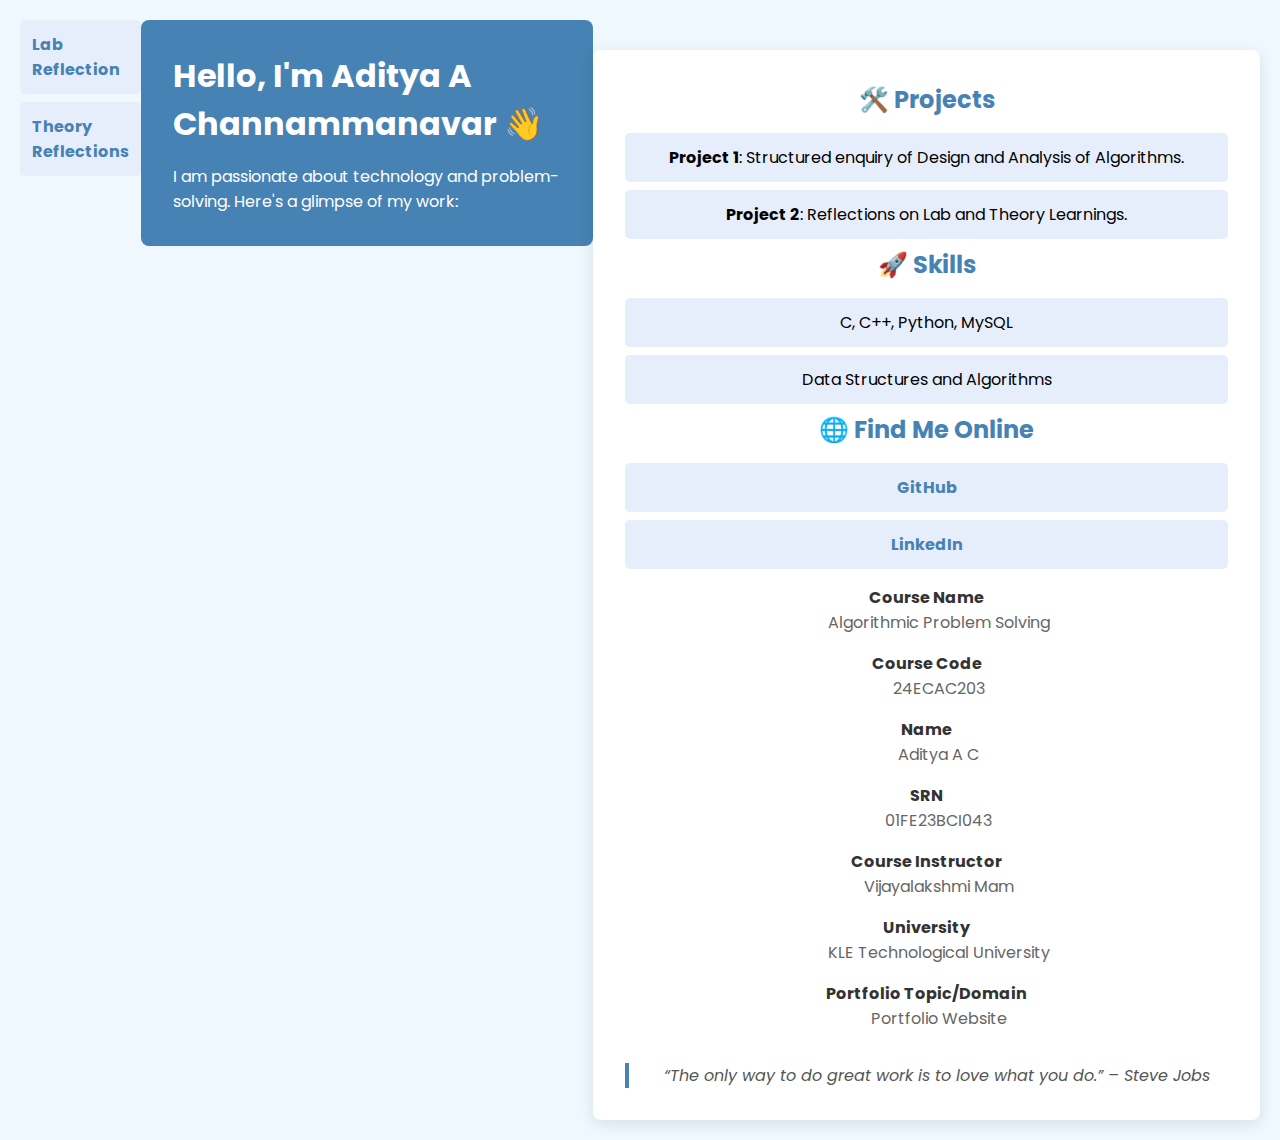
<file: index.html>
<!DOCTYPE html>
<html lang="en">
<head>
    <meta charset="UTF-8">
    <meta name="viewport" content="width=device-width, initial-scale=1.0">
    <title>Portfolio</title>
    <link rel="stylesheet" href="style.css">
    <link href="https://fonts.googleapis.com/css2?family=Poppins:wght@300;400;600&display=swap" rel="stylesheet">
</head>
<body>
    <!-- Navigation Bar -->
    <nav>
        <ul>
            <li><a href="Project.html">Lab Reflection</a></li>
            <li><a href="Project_2.html">Theory Reflections</a></li>
        </ul>
    </nav>

    <!-- Header Section -->
    <header>
        <h1>Hello, I'm Aditya A Channammanavar 👋</h1>
        <p>I am passionate about technology and problem-solving. Here's a glimpse of my work:</p>
    </header>

    <!-- Main Section -->
    <section>
        <h2>🛠️ Projects</h2>
        <ul>
            <li><strong>Project 1</strong>: Structured enquiry of Design and Analysis of Algorithms.</li>
            <li id="project2"><strong>Project 2</strong>: Reflections on Lab and Theory Learnings.</li>
        </ul>

        <h2>🚀 Skills</h2>
        <ul>
            <li>C, C++, Python, MySQL</li>
            <li>Data Structures and Algorithms</li>
        </ul>
        
        <h2>🌐 Find Me Online</h2>
        <ul>
            <li><a href="https://github.com/Aditya-c-hu" target="_blank">GitHub</a></li>
            <li><a href="www.linkedin.com/in/aditya-channammanavar-914408339" target="_blank">LinkedIn</a></li>
        </ul>
        <dl>
            <dt>Course Name</dt>
            <dd>Algorithmic Problem Solving</dd>

            <dt>Course Code</dt>
            <dd>24ECAC203</dd>

            <dt>Name</dt>
            <dd>Aditya A C</dd>

            <dt>SRN</dt>
            <dd>01FE23BCI043</dd>

            <dt>Course Instructor</dt>
            <dd>Vijayalakshmi Mam</dd>

            <dt>University</dt>
            <dd>KLE Technological University</dd>

            <dt>Portfolio Topic/Domain</dt>
            <dd>Portfolio Website</dd>
        </dl>
        <blockquote>“The only way to do great work is to love what you do.” – Steve Jobs</blockquote>
    </section>
</body>
</html>
</file>
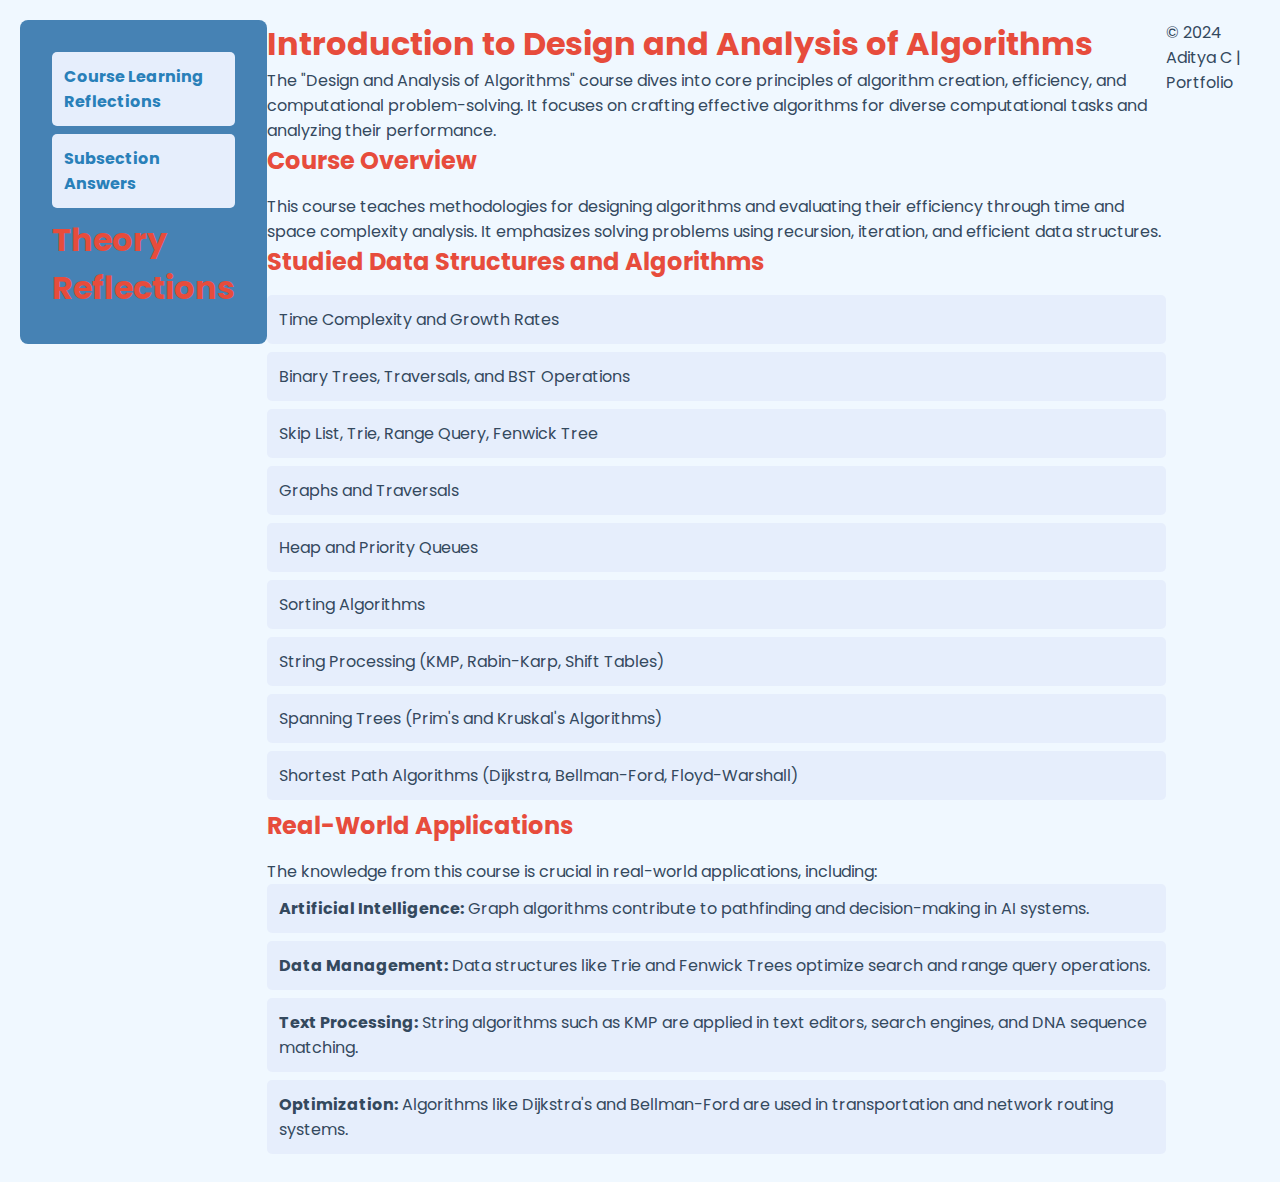
<file: Project_2.html>
<!DOCTYPE html>
<html lang="en">
<head>
    <meta charset="UTF-8">
    <meta name="viewport" content="width=device-width, initial-scale=1.0">
    <title>Portfolio - Design and Analysis of Algorithms</title>
    <link rel="stylesheet" href="style.css">
    <link href="https://fonts.googleapis.com/css2?family=Poppins:wght@300;400;600&display=swap" rel="stylesheet">
    <style>
        body {
            background-color: #f0f8ff;
            color: #2c3e50;
        }
        h1, h2 {
            color: #e74c3c;
        }
        p, ul {
            color: #34495e;
        }
        a {
            color: #2980b9;
        }
        a:hover {
            color: #1abc9c;
        }
    </style>
</head>
<body>
    <header>
        <nav class="navbar">
            <ul>
                <li><a href="Reflection.html">Course Learning Reflections</a></li>
                <li><a href="Subsection.html">Subsection Answers</a></li>               
            </ul>
        </nav>
        <h1>Theory Reflections</h1>
    </header>

    <main>
        <h1>Introduction to Design and Analysis of Algorithms</h1>
        <p>
            The "Design and Analysis of Algorithms" course dives into core principles of algorithm creation, efficiency, and computational problem-solving. It focuses on crafting effective algorithms for diverse computational tasks and analyzing their performance.
        </p>

        <h2>Course Overview</h2>
        <p>
            This course teaches methodologies for designing algorithms and evaluating their efficiency through time and space complexity analysis. It emphasizes solving problems using recursion, iteration, and efficient data structures.
        </p>

        <h2>Studied Data Structures and Algorithms</h2>
        <ul>
            <li>Time Complexity and Growth Rates</li>
            <li>Binary Trees, Traversals, and BST Operations</li>
            <li>Skip List, Trie, Range Query, Fenwick Tree</li>
            <li>Graphs and Traversals</li>
            <li>Heap and Priority Queues</li>
            <li>Sorting Algorithms</li>
            <li>String Processing (KMP, Rabin-Karp, Shift Tables)</li>
            <li>Spanning Trees (Prim's and Kruskal's Algorithms)</li>
            <li>Shortest Path Algorithms (Dijkstra, Bellman-Ford, Floyd-Warshall)</li>
        </ul>

        <h2>Real-World Applications</h2>
        <p>
            The knowledge from this course is crucial in real-world applications, including:
        </p>
        <ul>
            <li><strong>Artificial Intelligence:</strong> Graph algorithms contribute to pathfinding and decision-making in AI systems.</li>
            <li><strong>Data Management:</strong> Data structures like Trie and Fenwick Trees optimize search and range query operations.</li>
            <li><strong>Text Processing:</strong> String algorithms such as KMP are applied in text editors, search engines, and DNA sequence matching.</li>
            
            <li><strong>Optimization:</strong> Algorithms like Dijkstra's and Bellman-Ford are used in transportation and network routing systems.</li>
        </ul>
    </main>

    <footer>
        <p>&copy; 2024 Aditya C | Portfolio</p>
    </footer>
</body>
</html>
</file>
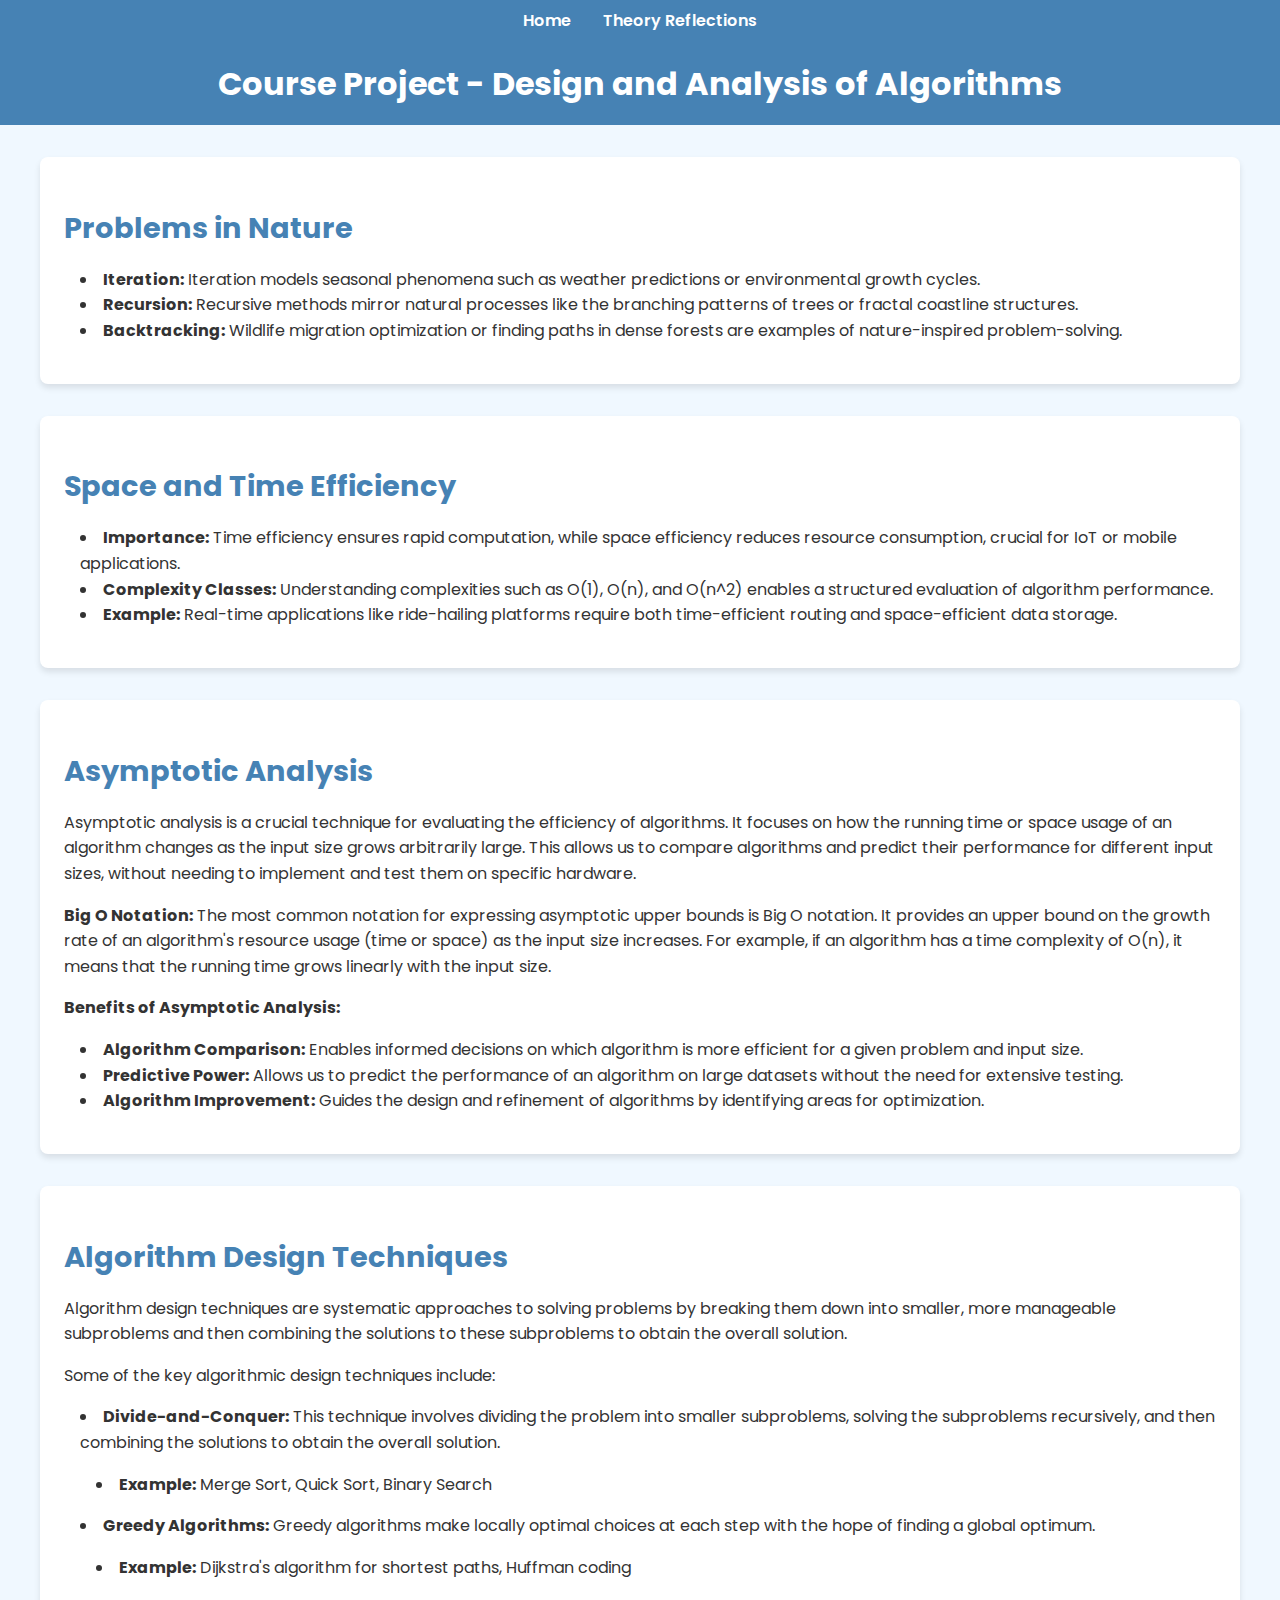
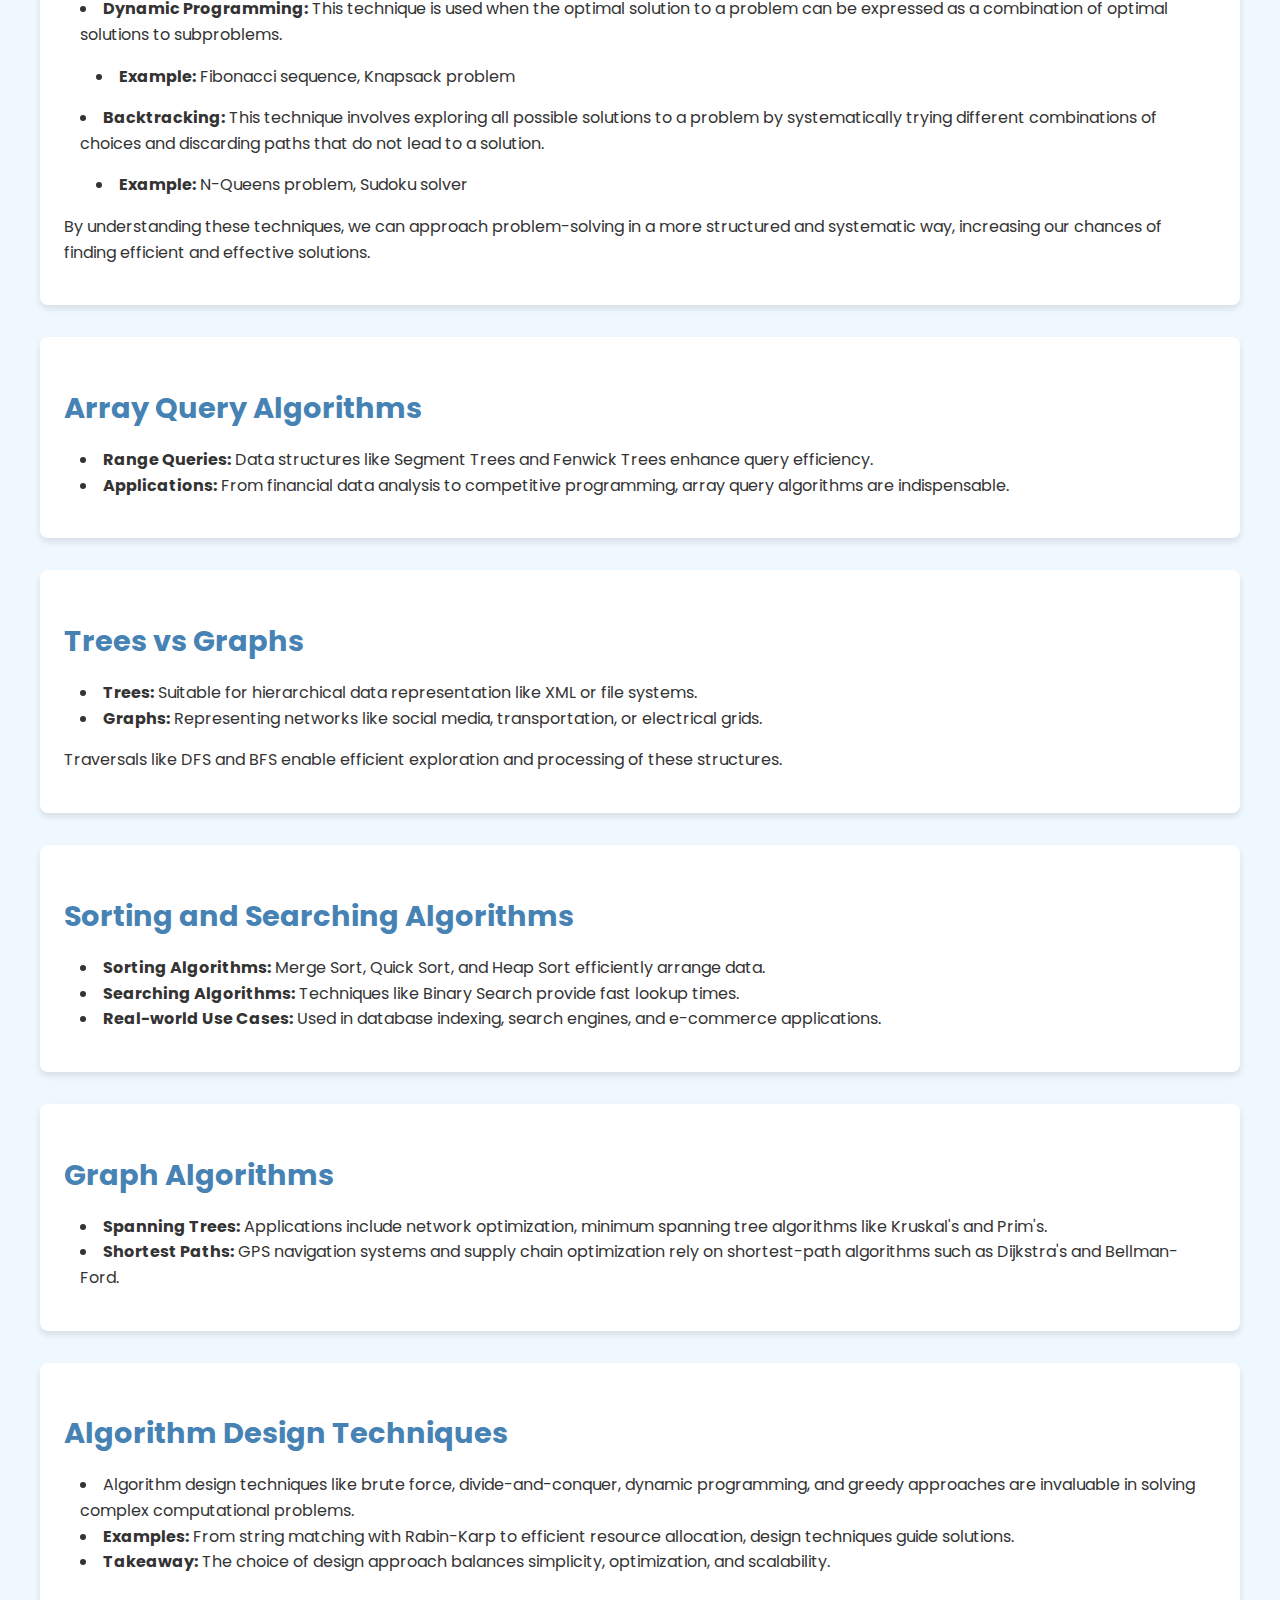
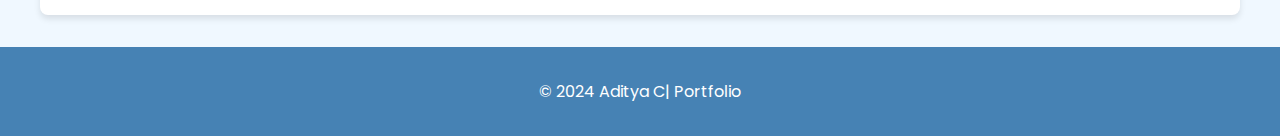
<file: Reflection.html>
<!DOCTYPE html>
<html lang="en">
<head>
    <meta charset="UTF-8">
    <meta name="viewport" content="width=device-width, initial-scale=1.0">
    <title>Course Project - Design and Analysis of Algorithms</title>
    <style>
        body {
            font-family: 'Poppins', sans-serif;
            margin: 0;
            padding: 0;
            background-color: #f0f8ff; /* Light blue background */
            color: #333;
            line-height: 1.6;
        }

        header {
            background-color: #4682b4; /* Soothing blue */
            color: #fff;
            padding: 1rem 0;
            text-align: center;
        }

        header h1 {
            margin: 0;
            font-size: 2rem;
        }

        nav {
            background-color: #4682b4; /* Soothing blue */
            color: #fff;
            padding: 0.5rem 1rem;
            display: flex;
            justify-content: center;
            position: sticky;
            top: 0;
            z-index: 1000;
        }

        nav ul {
            list-style: none;
            margin: 0;
            padding: 0;
            display: flex;
        }

        nav ul li {
            margin: 0 1rem;
        }

        nav ul li a {
            color: #fff;
            text-decoration: none;
            font-weight: 600;
            transition: color 0.3s ease;
        }

        nav ul li a:hover {
            color: #1abc9c; /* Hover color */
        }

        main {
            max-width: 1200px;
            margin: 2rem auto;
            padding: 0 1rem;
        }

        section {
            margin-bottom: 2rem;
            background-color: #fff; /* White background for sections */
            border-radius: 8px;
            box-shadow: 0 4px 6px rgba(0, 0, 0, 0.1);
            padding: 1.5rem;
            text-align: left;
        }

        section h2 {
            color: #4682b4; /* Soothing blue for headings */
            margin-bottom: 1rem;
            font-size: 1.8rem;
        }

        section p {
            margin-bottom: 1rem;
        }

        section ul {
            list-style: disc inside;
            margin: 1rem 0;
            padding-left: 1rem;
        }

        footer {
            text-align: center;
            padding: 1rem 0;
            background-color: #4682b4; /* Soothing blue footer */
            color: #fff;
        }
    </style>
    <link href="https://fonts.googleapis.com/css2?family=Poppins:wght@300;400;600&display=swap" rel="stylesheet">
</head>
<body>
    <nav>
        <ul>
            <li><a href="index.html">Home</a></li>
            <li><a href="Project_2.html">Theory Reflections</a></li>
        </ul>
    </nav>
    <header>
        <h1>Course Project - Design and Analysis of Algorithms</h1>
    </header>
    <main>
        <section id="nature-problems">
            <h2>Problems in Nature</h2>
            <ul>
                <li><strong>Iteration:</strong> Iteration models seasonal phenomena such as weather predictions or environmental growth cycles.</li>
                <li><strong>Recursion:</strong> Recursive methods mirror natural processes like the branching patterns of trees or fractal coastline structures.</li>
                <li><strong>Backtracking:</strong> Wildlife migration optimization or finding paths in dense forests are examples of nature-inspired problem-solving.</li>
            </ul>
        </section>

        <section id="efficiency">
            <h2>Space and Time Efficiency</h2>
            <ul>
                <li><strong>Importance:</strong> Time efficiency ensures rapid computation, while space efficiency reduces resource consumption, crucial for IoT or mobile applications.</li>
                <li><strong>Complexity Classes:</strong> Understanding complexities such as O(1), O(n), and O(n^2) enables a structured evaluation of algorithm performance.</li>
                <li><strong>Example:</strong> Real-time applications like ride-hailing platforms require both time-efficient routing and space-efficient data storage.</li>
            </ul>
        </section>

        <section id="design-principles">
            <h2>Asymptotic Analysis</h2>
            <p>Asymptotic analysis is a crucial technique for evaluating the efficiency of algorithms. It focuses on how the running time or space usage of an algorithm changes as the input size grows arbitrarily large. This allows us to compare algorithms and predict their performance for different input sizes, without needing to implement and test them on specific hardware.</p>

            <p><strong>Big O Notation:</strong> The most common notation for expressing asymptotic upper bounds is Big O notation. It provides an upper bound on the growth rate of an algorithm's resource usage (time or space) as the input size increases. For example, if an algorithm has a time complexity of O(n), it means that the running time grows linearly with the input size.</p>

            <p><strong>Benefits of Asymptotic Analysis:</strong></p>
            <ul>
                <li><strong>Algorithm Comparison:</strong> Enables informed decisions on which algorithm is more efficient for a given problem and input size.</li>
                <li><strong>Predictive Power:</strong> Allows us to predict the performance of an algorithm on large datasets without the need for extensive testing.</li>
                <li><strong>Algorithm Improvement:</strong> Guides the design and refinement of algorithms by identifying areas for optimization.</li>
            </ul>
        </section>

        <section id="tree-structures">
            <h2>Algorithm Design Techniques</h2>
            <p>Algorithm design techniques are systematic approaches to solving problems by breaking them down into smaller, more manageable subproblems and then combining the solutions to these subproblems to obtain the overall solution.</p>

            <p>Some of the key algorithmic design techniques include:</p>
            <ul>
                <li><strong>Divide-and-Conquer:</strong> This technique involves dividing the problem into smaller subproblems, solving the subproblems recursively, and then combining the solutions to obtain the overall solution.
                    <ul>
                        <li><strong>Example:</strong> Merge Sort, Quick Sort, Binary Search</li>
                    </ul>
                </li>
                <li><strong>Greedy Algorithms:</strong> Greedy algorithms make locally optimal choices at each step with the hope of finding a global optimum.
                    <ul>
                        <li><strong>Example:</strong> Dijkstra's algorithm for shortest paths, Huffman coding</li>
                    </ul>
                </li>
                <li><strong>Dynamic Programming:</strong> This technique is used when the optimal solution to a problem can be expressed as a combination of optimal solutions to subproblems.
                    <ul>
                        <li><strong>Example:</strong> Fibonacci sequence, Knapsack problem</li>
                    </ul>
                </li>
                <li><strong>Backtracking:</strong> This technique involves exploring all possible solutions to a problem by systematically trying different combinations of choices and discarding paths that do not lead to a solution.
                    <ul>
                        <li><strong>Example:</strong> N-Queens problem, Sudoku solver</li>
                    </ul>
                </li>
            </ul>

            <p>By understanding these techniques, we can approach problem-solving in a more structured and systematic way, increasing our chances of finding efficient and effective solutions.</p>
        </section>

        <section id="array-queries">
            <h2>Array Query Algorithms</h2>
            <ul>
                <li><strong>Range Queries:</strong> Data structures like Segment Trees and Fenwick Trees enhance query efficiency.</li>
                <li><strong>Applications:</strong> From financial data analysis to competitive programming, array query algorithms are indispensable.</li>
            </ul>
        </section>

        <section id="tree-graphs">
            <h2>Trees vs Graphs</h2>
            <ul>
                <li><strong>Trees:</strong> Suitable for hierarchical data representation like XML or file systems.</li>
                <li><strong>Graphs:</strong> Representing networks like social media, transportation, or electrical grids.</li>
            </ul>
            <p>Traversals like DFS and BFS enable efficient exploration and processing of these structures.</p>
        </section>

        <section id="sorting-searching">
            <h2>Sorting and Searching Algorithms</h2>
            <ul>
                <li><strong>Sorting Algorithms:</strong> Merge Sort, Quick Sort, and Heap Sort efficiently arrange data.</li>
                <li><strong>Searching Algorithms:</strong> Techniques like Binary Search provide fast lookup times.</li>
                <li><strong>Real-world Use Cases:</strong> Used in database indexing, search engines, and e-commerce applications.</li>
            </ul>
        </section>

        <section id="graph-algorithms">
            <h2>Graph Algorithms</h2>
            <ul>
                <li><strong>Spanning Trees:</strong> Applications include network optimization, minimum spanning tree algorithms like Kruskal's and Prim's.</li>
                <li><strong>Shortest Paths:</strong> GPS navigation systems and supply chain optimization rely on shortest-path algorithms such as Dijkstra's and Bellman-Ford.</li>
            </ul>
        </section>

        <section id="design-techniques">
            <h2>Algorithm Design Techniques</h2>
            <ul>
                <li>Algorithm design techniques like brute force, divide-and-conquer, dynamic programming, and greedy approaches are invaluable in solving complex computational problems.</li>
                <li><strong>Examples:</strong> From string matching with Rabin-Karp to efficient resource allocation, design techniques guide solutions.</li>
                <li><strong>Takeaway:</strong> The choice of design approach balances simplicity, optimization, and scalability.</li>
            </ul>
        </section>
    </main>
    <footer>
        <p>&copy; 2024 Aditya C| Portfolio</p>
    </footer>
</body>
</html>
</file>
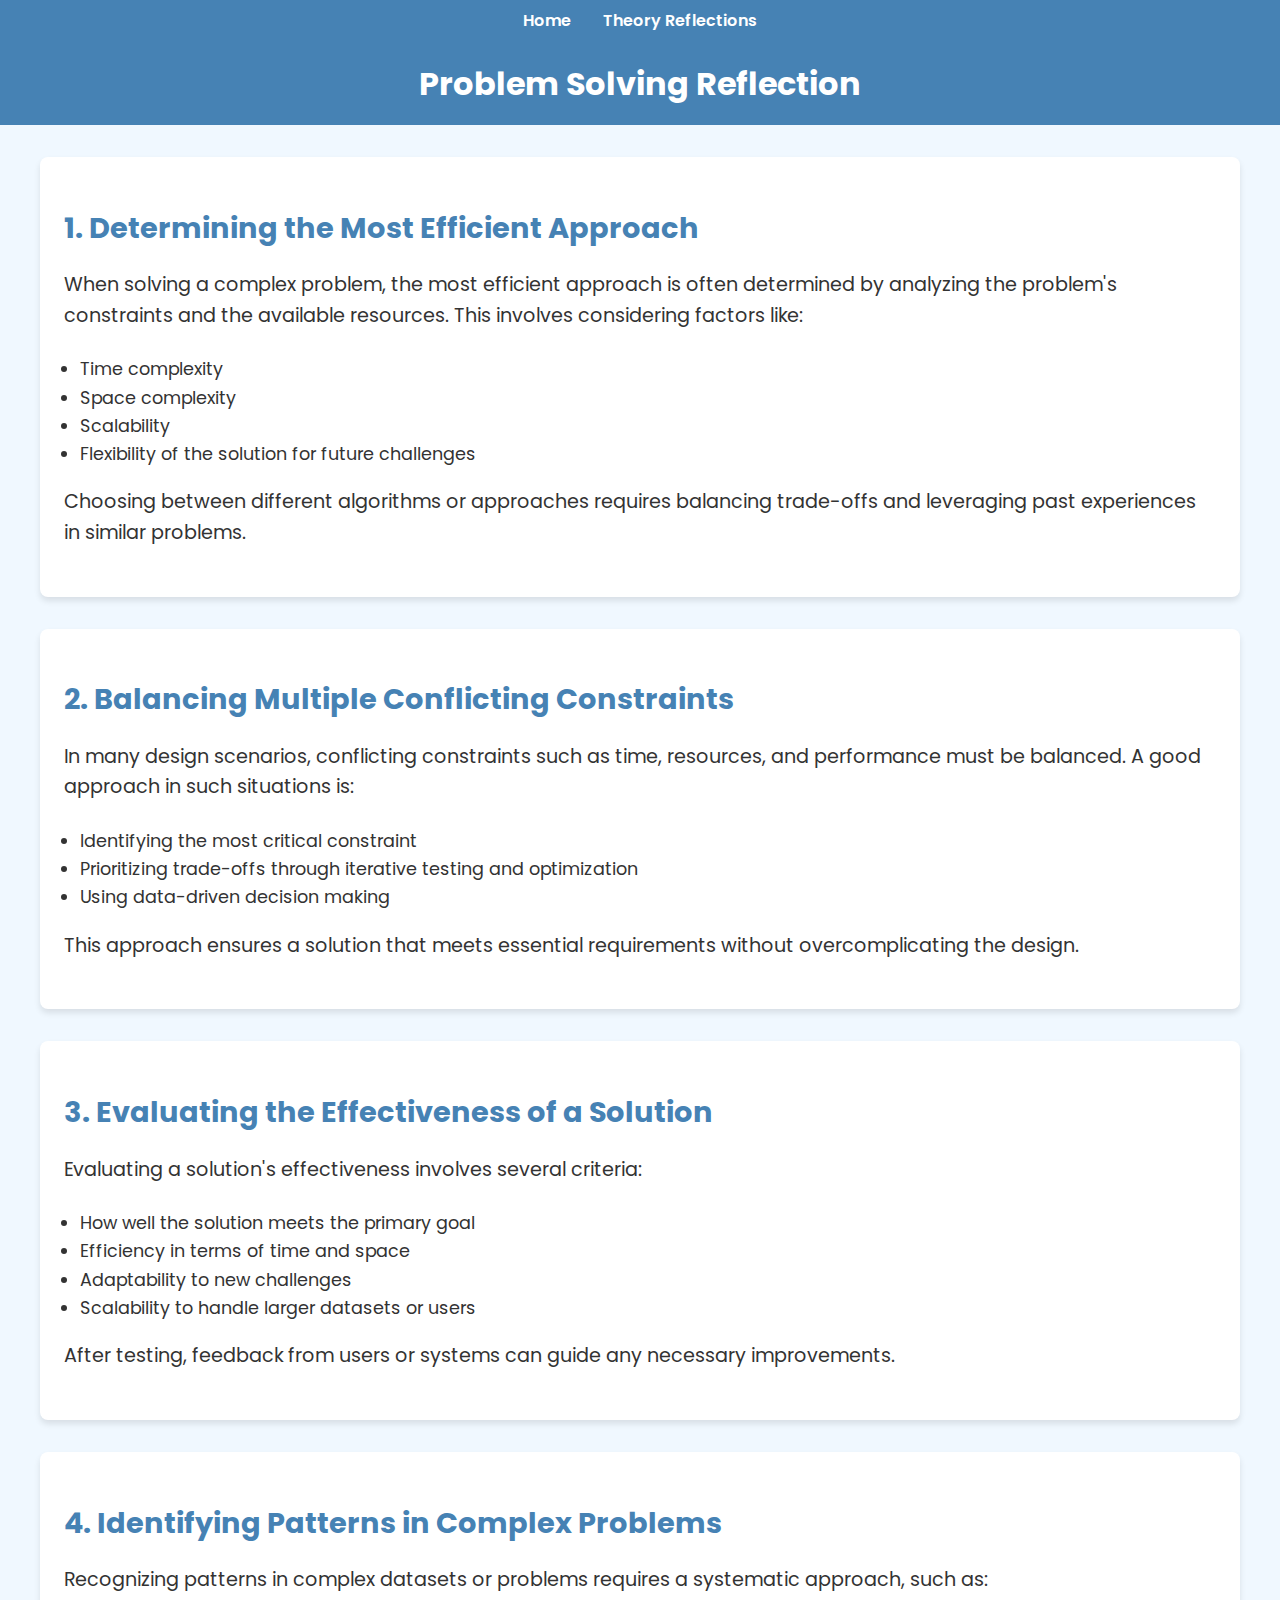
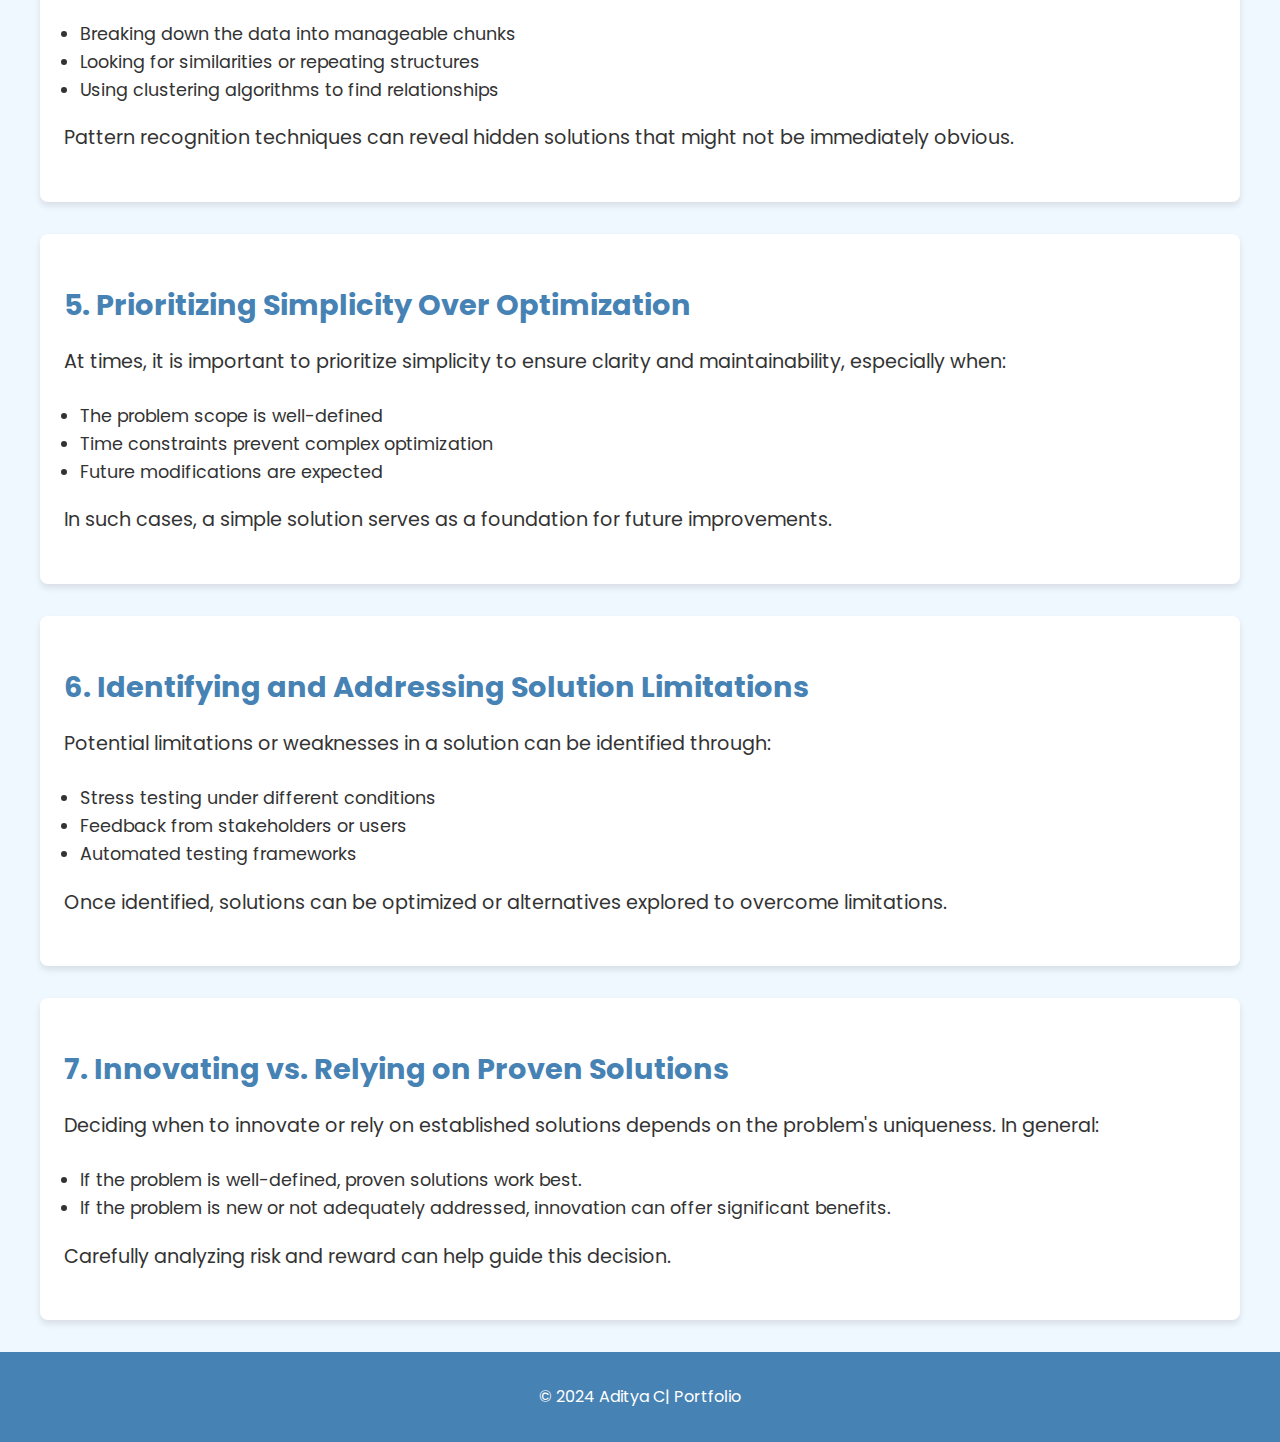
<file: Subsection.html>
<!DOCTYPE html>
<html lang="en">
<head>
    <meta charset="UTF-8">
    <meta name="viewport" content="width=device-width, initial-scale=1.0">
    <title>Problem Solving Reflection</title>
    <style>
        body {
            font-family: 'Poppins', sans-serif;
            background: #f0f8ff; /* Light blue background */
            color: #333;
            margin: 0;
            padding: 0;
            line-height: 1.6;
        }

        header {
            background-color: #4682b4; /* Soothing blue */
            color: #fff;
            padding: 1rem 0;
            text-align: center;
        }

        header h1 {
            margin: 0;
            font-size: 2rem;
        }

        nav {
            background-color: #4682b4; /* Soothing blue */
            color: #fff;
            padding: 0.5rem 1rem;
            display: flex;
            justify-content: center;
            position: sticky;
            top: 0;
            z-index: 1000;
        }

        nav ul {
            list-style: none;
            margin: 0;
            padding: 0;
            display: flex;
        }

        nav ul li {
            margin: 0 1rem;
        }

        nav ul li a {
            color: #fff;
            text-decoration: none;
            font-weight: 600;
            transition: color 0.3s ease;
        }

        nav ul li a:hover {
            color: #1abc9c; /* Hover color */
        }

        main {
            max-width: 1200px;
            margin: 2rem auto;
            padding: 0 1rem;
        }

        section {
            margin-bottom: 2rem;
            background-color: #fff; /* White background for sections */
            border-radius: 8px;
            box-shadow: 0 4px 6px rgba(0, 0, 0, 0.1);
            padding: 1.5rem;
        }

        section h2 {
            color: #4682b4; /* Soothing blue for headings */
            margin-bottom: 1rem;
            font-size: 1.8rem;
        }

        section p {
            font-size: 1.2rem;
            margin-bottom: 1.5rem;
        }

        section ul {
            list-style-type: disc;
            margin: 1rem 0;
            padding-left: 1rem;
            font-size: 1.1rem;
        }

        footer {
            text-align: center;
            padding: 1rem 0;
            background-color: #4682b4; /* Soothing blue footer */
            color: #fff;
        }
    </style>
    <link href="https://fonts.googleapis.com/css2?family=Poppins:wght@300;400;600&display=swap" rel="stylesheet">
</head>
<body>
    <nav>
        <ul>
            <li><a href="index.html">Home</a></li>
            <li><a href="Project_2.html">Theory Reflections</a></li>
        </ul>
    </nav>
    <header>
        <h1>Problem Solving Reflection</h1>
    </header>
    <main>
        <section id="determining-efficient-approach">
            <h2>1. Determining the Most Efficient Approach</h2>
            <p>When solving a complex problem, the most efficient approach is often determined by analyzing the problem's constraints and the available resources. This involves considering factors like:</p>
            <ul>
                <li>Time complexity</li>
                <li>Space complexity</li>
                <li>Scalability</li>
                <li>Flexibility of the solution for future challenges</li>
            </ul>
            <p>Choosing between different algorithms or approaches requires balancing trade-offs and leveraging past experiences in similar problems.</p>
        </section>

        <section id="balancing-constraints">
            <h2>2. Balancing Multiple Conflicting Constraints</h2>
            <p>In many design scenarios, conflicting constraints such as time, resources, and performance must be balanced. A good approach in such situations is:</p>
            <ul>
                <li>Identifying the most critical constraint</li>
                <li>Prioritizing trade-offs through iterative testing and optimization</li>
                <li>Using data-driven decision making</li>
            </ul>
            <p>This approach ensures a solution that meets essential requirements without overcomplicating the design.</p>
        </section>

        <section id="evaluating-effectiveness">
            <h2>3. Evaluating the Effectiveness of a Solution</h2>
            <p>Evaluating a solution's effectiveness involves several criteria:</p>
            <ul>
                <li>How well the solution meets the primary goal</li>
                <li>Efficiency in terms of time and space</li>
                <li>Adaptability to new challenges</li>
                <li>Scalability to handle larger datasets or users</li>
            </ul>
            <p>After testing, feedback from users or systems can guide any necessary improvements.</p>
        </section>

        <section id="identifying-patterns">
            <h2>4. Identifying Patterns in Complex Problems</h2>
            <p>Recognizing patterns in complex datasets or problems requires a systematic approach, such as:</p>
            <ul>
                <li>Breaking down the data into manageable chunks</li>
                <li>Looking for similarities or repeating structures</li>
                <li>Using clustering algorithms to find relationships</li>
            </ul>
            <p>Pattern recognition techniques can reveal hidden solutions that might not be immediately obvious.</p>
        </section>

        <section id="prioritizing-simplicity">
            <h2>5. Prioritizing Simplicity Over Optimization</h2>
            <p>At times, it is important to prioritize simplicity to ensure clarity and maintainability, especially when:</p>
            <ul>
                <li>The problem scope is well-defined</li>
                <li>Time constraints prevent complex optimization</li>
                <li>Future modifications are expected</li>
            </ul>
            <p>In such cases, a simple solution serves as a foundation for future improvements.</p>
        </section>

        <section id="addressing-limitations">
            <h2>6. Identifying and Addressing Solution Limitations</h2>
            <p>Potential limitations or weaknesses in a solution can be identified through:</p>
            <ul>
                <li>Stress testing under different conditions</li>
                <li>Feedback from stakeholders or users</li>
                <li>Automated testing frameworks</li>
            </ul>
            <p>Once identified, solutions can be optimized or alternatives explored to overcome limitations.</p>
        </section>

        <section id="innovating-vs-proven-solutions">
            <h2>7. Innovating vs. Relying on Proven Solutions</h2>
            <p>Deciding when to innovate or rely on established solutions depends on the problem's uniqueness. In general:</p>
            <ul>
                <li>If the problem is well-defined, proven solutions work best.</li>
                <li>If the problem is new or not adequately addressed, innovation can offer significant benefits.</li>
            </ul>
            <p>Carefully analyzing risk and reward can help guide this decision.</p>
        </section>
    </main>
    <footer>
        <p>&copy; 2024 Aditya C| Portfolio</p>
    </footer>
</body>
</html>
</file>
<file: style.css>
/* Reset default margin and padding */
* {
    margin: 0;
    padding: 0;
    box-sizing: border-box;
}

/* Global Styles */
body {
    font-family: 'Poppins', sans-serif;
    background-color: #f0f8ff; /* Light blue background */
    margin: 0;
    padding: 20px; /* Adding padding to the body to prevent sticking at the top */
    display: flex;
    justify-content: center;
    align-items: flex-start; /* Aligns content towards the top */
    min-height: 100vh;
}

/* Main Container */
section {
    background-color: #fff; /* White background */
    padding: 2rem;
    width: 90%;
    max-width: 800px;
    box-shadow: 0 4px 15px rgba(0, 0, 0, 0.1);
    border-radius: 8px;
    text-align: center;
    margin-top: 30px; /* Adding margin to ensure there's space from the top */
}

/* Header */
header {
    background-color: #4682b4; /* Soothing blue */
    color: white;
    padding: 2rem;
    border-radius: 8px;
    margin-bottom: 1.5rem;
}

header h1 {
    font-size: 2rem;
    margin: 0;
}

header p {
    margin: 1rem 0 0;
}

/* Section Titles */
h2 {
    color: #4682b4; /* Soothing blue */
    margin-bottom: 1rem;
}

/* List Items */
ul {
    list-style: none;
    padding: 0;
}

ul li {
    background-color: #e6eefc; /* Light blue */
    margin-bottom: 0.5rem;
    padding: 0.75rem;
    border-radius: 5px;
}

/* Links */
a {
    color: #4682b4; /* Soothing blue */
    text-decoration: none;
    font-weight: bold;
}

a:hover {
    text-decoration: underline;
}

/* Definition List */
dl dt {
    font-weight: bold;
    color: #333;
    margin-top: 1rem;
}

dl dd {
    margin-left: 1.5rem;
    color: #666;
}

/* Blockquote */
blockquote {
    font-style: italic;
    color: #555;
    border-left: 4px solid #4682b4; /* Soothing blue */
    padding-left: 1rem;
    margin-top: 2rem;
}

/* Responsive Design */
@media (max-width: 600px) {
    section {
        padding: 1.5rem;
    }

    header {
        padding: 1.5rem;
    }
}
</file>
